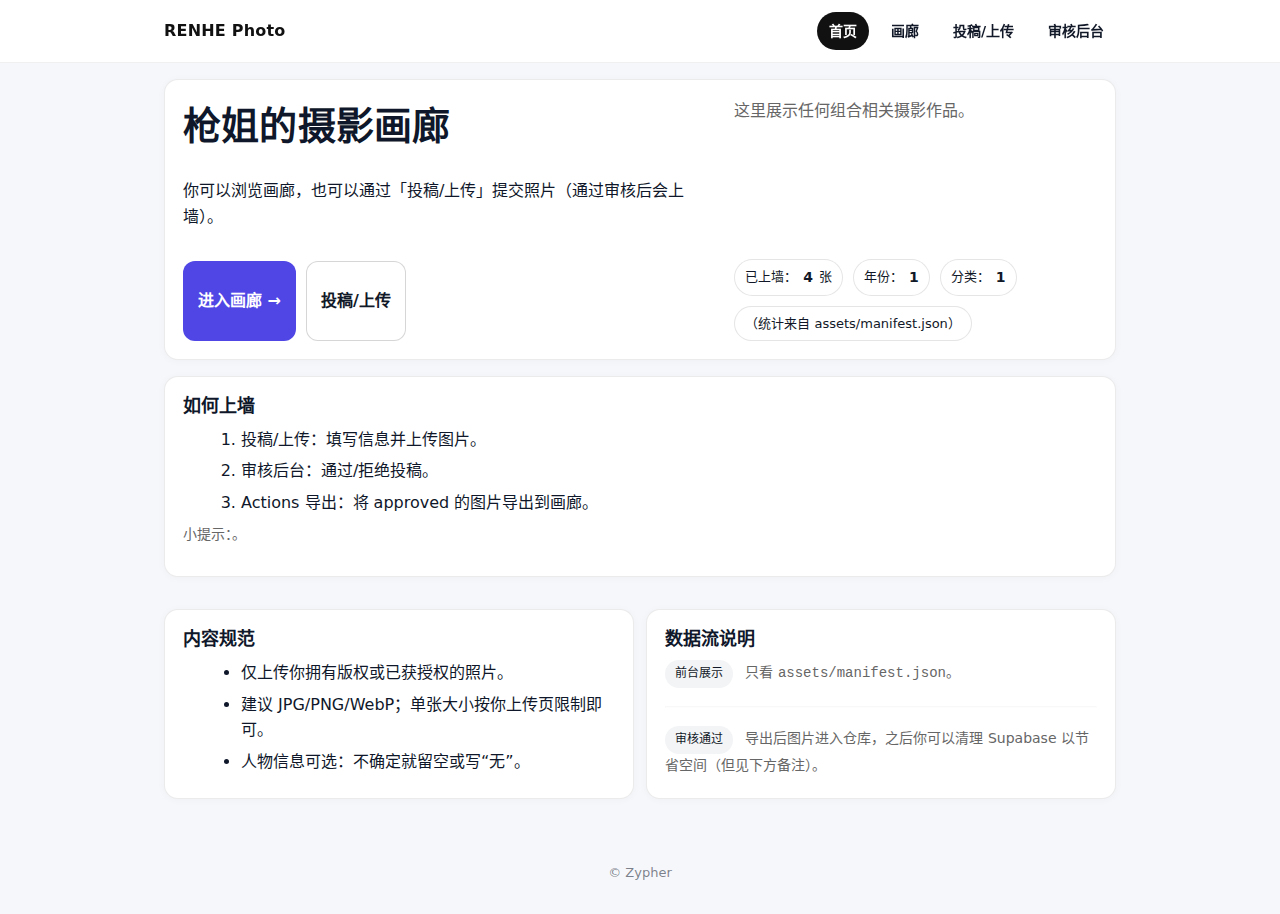
<file: index.html>
<!doctype html>
<html lang="zh-CN">
<head>
  <meta charset="utf-8" />
  <meta name="viewport" content="width=device-width,initial-scale=1" />
  <title>RENHE Photo</title>

  <link rel="stylesheet" href="css/style.css" />

  <style>
    /* ===== 保持你原来的参数（不动） ===== */
    .wrap { max-width: 980px; margin: 0 auto; padding: 0 14px; }
    .card{
      background:#fff;
      border:1px solid rgba(0,0,0,.08);
      border-radius:14px;
      padding:18px 18px;
      margin:16px 0;
      box-shadow: 0 1px 8px rgba(0,0,0,.03);
    }
    .card h2{ margin:0 0 10px 0; font-size:18px; }
    .muted{ color:#666; }
    .small{ font-size:14px; line-height:1.65; }

    label{ display:block; margin: 12px 0 6px; font-weight:600; }
    input, select{
      width:100%;
      box-sizing:border-box;
      padding:10px 12px;
      border-radius:12px;
      border:1px solid rgba(0,0,0,.18);
      outline:none;
    }
    input:focus, select:focus{ border-color:#4f46e5; }

    .btn{
      display:inline-flex;
      align-items:center;
      gap:8px;
      padding:12px 14px;
      border-radius:12px;
      text-decoration:none;
      font-weight:700;
      border:1px solid transparent;
      user-select:none;
      cursor:pointer;
    }
    .btn-primary{ background:#4f46e5; color:#fff; }
    .btn-primary:hover{ filter:brightness(0.98); }
    .btn-outline{
      background:#fff;
      border-color: rgba(0,0,0,.16);
      color:#111827;
    }
    .btn-outline:hover{ background:#f7f7f7; }

    .btn-row{ display:flex; flex-wrap:wrap; gap:10px; margin-top:12px; }

    .tag{
      display:inline-block;
      padding:4px 10px;
      border-radius:999px;
      background:#f3f4f6;
      color:#111827;
      font-size:12px;
      margin-right:8px;
    }
    .ul-tight{ margin: 10px 0 0 18px; }
    .ul-tight li{ margin: 6px 0; }
    .hr{ margin: 18px 0; opacity:.25; }

    .hint{ margin-top: 8px; }
    .grid2{
      display:grid;
      grid-template-columns: 1fr;
      gap:12px;
    }
    @media (min-width: 860px){
      .grid2{ grid-template-columns: 1fr 1fr; }
    }

    /* ===== 仅新增：首页页眉（对齐你画廊那种风格） ===== */
    .site-header{
      position: sticky;
      top: 0;
      z-index: 50;
      background: rgba(255,255,255,.92);
      backdrop-filter: blur(10px);
      border-bottom: 1px solid rgba(0,0,0,.06);
    }
    .header-inner{
      display:flex;
      align-items:center;
      justify-content:space-between;
      padding: 12px 14px;
    }
    .brand{
      font-weight: 800;
      letter-spacing: .2px;
      color:#111;
      text-decoration:none;
    }
    .nav{
      display:flex;
      align-items:center;
      gap: 10px;
      flex-wrap: wrap;
      justify-content: flex-end;
    }
    .nav a{
      color:#111827;
      text-decoration:none;
      font-weight:700;
      padding: 8px 12px;
      border-radius: 999px;
    }
    .nav a:hover{ background:#f3f4f6; }
    .nav a.active{
      background:#111;
      color:#fff;
    }

    /* ===== 首页排版小增强（不影响你其它页） ===== */
    .hero h1{
      margin: 6px 0 10px;
      font-size: 38px;
      letter-spacing: .2px;
    }
    .hero p{ margin: 0; }
    .stat-row{
      margin-top: 12px;
      display:flex;
      flex-wrap:wrap;
      gap: 10px;
      align-items:center;
    }
    .stat{
      display:inline-flex;
      gap:6px;
      align-items:center;
      padding: 6px 10px;
      border-radius: 999px;
      border: 1px solid rgba(0,0,0,.10);
      background:#fff;
      font-size: 13px;
      color:#111827;
    }
    .stat b{ font-size: 14px; }
  </style>
</head>

<body>
  <header class="site-header">
    <div class="wrap header-inner">
      <a class="brand" href="index.html">RENHE Photo</a>
      <nav class="nav">
        <a class="active" href="index.html">首页</a>
        <a href="gallery.html">画廊</a>
        <a href="upload.html">投稿/上传</a>
        <a href="admin.html">审核后台</a>
      </nav>
    </div>
  </header>

  <main class="wrap">
    <!-- ✅ 顶部 Hero（没有“最新上传/最新上墙”） -->
    <section class="card hero">
      <h1>枪姐的摄影画廊</h1>
      <p class="muted">
        这里展示任何组合相关摄影作品。
        </p>
        你可以浏览画廊，也可以通过「投稿/上传」提交照片（通过审核后会上墙）。
      </p>

      <div class="btn-row" style="margin-top:14px;">
        <a class="btn btn-primary" href="gallery.html">进入画廊 →</a>
        <a class="btn btn-outline" href="upload.html">投稿/上传</a>
      </div>

      <!-- 统计：只显示数量，不做“最新上传” -->
      <div class="stat-row" aria-live="polite">
        <span class="stat">已上墙：<b id="statTotal">—</b> 张</span>
        <span class="stat">年份：<b id="statYears">—</b></span>
        <span class="stat">分类：<b id="statCats">—</b></span>
        <span class="stat muted small" id="statNote">（统计来自 assets/manifest.json）</span>
      </div>
    </section>

    <!-- ✅ 如何上墙 -->
    <section class="card">
      <h2>如何上墙</h2>
      <ol class="ul-tight">
        <li>投稿/上传：填写信息并上传图片。</li>
        <li>审核后台：通过/拒绝投稿。</li>
        <li>Actions 导出：将 approved 的图片导出到画廊</code>。</li>
      </ol>

      <p class="muted small hint">
        小提示：。
      </p>
    </section>

    <!-- ✅ 说明卡片（可选） -->
    <section class="grid2">
      <div class="card">
        <h2>内容规范</h2>
        <ul class="ul-tight">
          <li>仅上传你拥有版权或已获授权的照片。</li>
          <li>建议 JPG/PNG/WebP；单张大小按你上传页限制即可。</li>
          <li>人物信息可选：不确定就留空或写“无”。</li>
        </ul>
      </div>

      <div class="card">
        <h2>数据流说明</h2>
        <div class="small muted">
          <span class="tag">前台展示</span>
          <span>只看 <code>assets/manifest.json</code>。</span>
          <div class="hr"><hr style="opacity:.25;"></div>
          <span class="tag">审核通过</span>
          <span>导出后图片进入仓库，之后你可以清理 Supabase 以节省空间（但见下方备注）。</span>
        </div>
      </div>
    </section>
  </main>

  <footer class="footer">© Zypher</footer>

  <script>
    // 只做统计：不做“最新上传/最新上墙”
    (async () => {
      try {
        const res = await fetch("assets/manifest.json", { cache: "no-store" });
        if (!res.ok) throw new Error("manifest load failed");
        const items = await res.json();

        const total = items.length;
        const years = new Set(items.map(x => String(x.year || "unknown")));
        const cats = new Set(items.map(x => String(x.category || "other")));

        document.getElementById("statTotal").textContent = total;
        document.getElementById("statYears").textContent = years.size;
        document.getElementById("statCats").textContent = cats.size;
      } catch (e) {
        document.getElementById("statNote").textContent = "（未找到 manifest，先去跑一次导出工作流）";
      }
    })();
  </script>
</body>
</html>
</file>
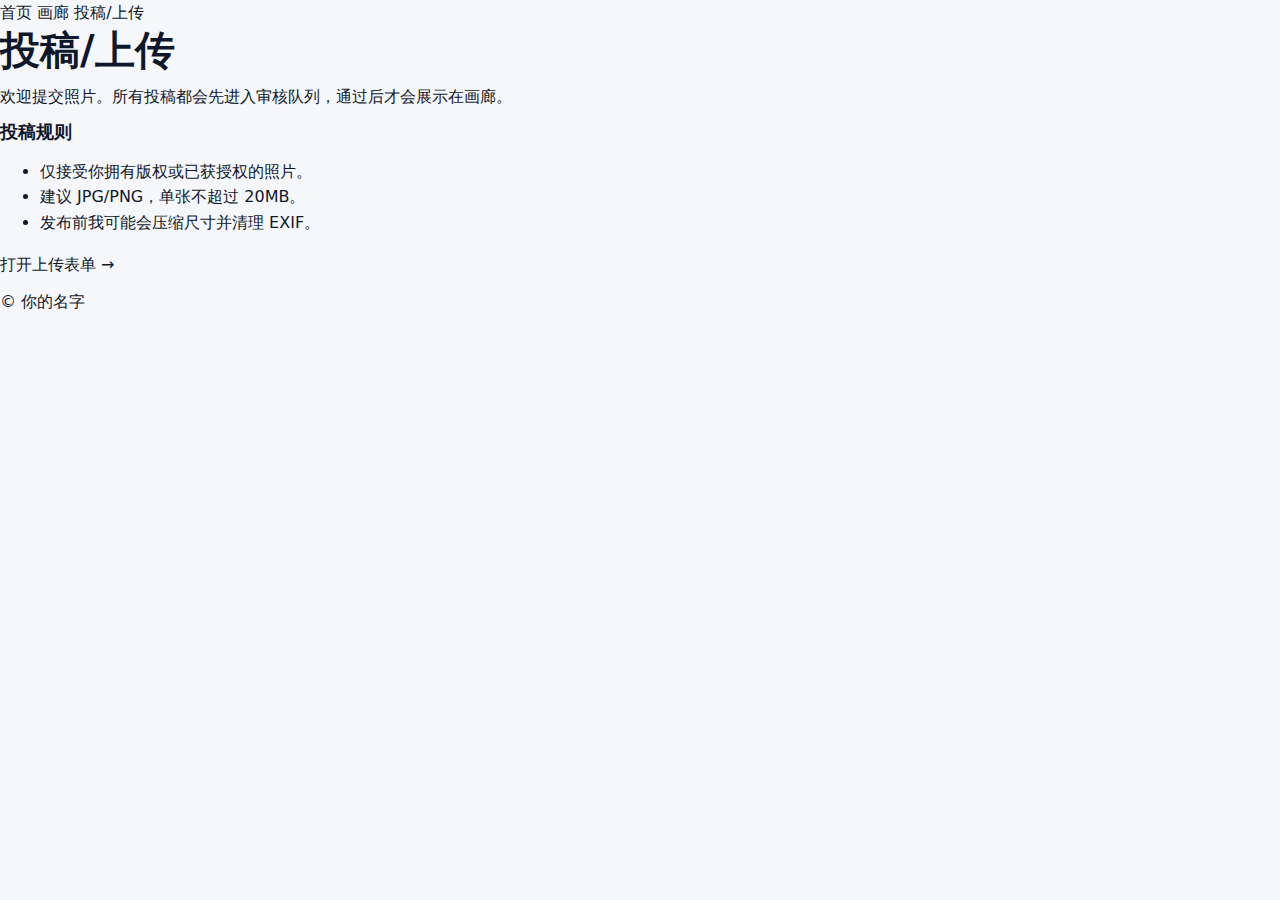
<file: upload.html>
<!doctype html>
<html lang="zh">
<head>
  <meta charset="utf-8" />
  <meta name="viewport" content="width=device-width, initial-scale=1" />
  <title>投稿/上传</title>
  <link rel="stylesheet" href="css/style.css" />
</head>
<body>
<header>
  <nav>
    <a href="index.html">首页</a>
    <a href="gallery.html">画廊</a>
    <a href="upload.html">投稿/上传</a>
  </nav>
</header>

<main>
  <h1>投稿/上传</h1>
  <p>欢迎提交照片。所有投稿都会先进入审核队列，通过后才会展示在画廊。</p>

  <h3>投稿规则</h3>
  <ul>
    <li>仅接受你拥有版权或已获授权的照片。</li>
    <li>建议 JPG/PNG，单张不超过 20MB。</li>
    <li>发布前我可能会压缩尺寸并清理 EXIF。</li>
  </ul>

  <p>
    <a href="https://forms.gle/H4FY76AuHvWedWKQ6" target="_blank" rel="noopener">
      打开上传表单 →
    </a>
  </p>
</main>

<div class="footer">© 你的名字</div>
</body>
</html>
</file>
<file: css/style.css>
/* =========================
   RENHE-photo base styles
   ========================= */

:root{
  --bg: #f6f7fb;
  --card: #ffffff;
  --text: #0f172a;
  --muted: #64748b;
  --border: rgba(15,23,42,.12);
  --primary: #4f46e5;
  --primary-700: #4338ca;
  --radius: 14px;
  --shadow: 0 10px 30px rgba(2,6,23,.08);
  --max: 1100px;
}

*{ box-sizing: border-box; }
html,body{ height:100%; }
body{
  margin:0;
  font-family: system-ui, -apple-system, "Segoe UI", Roboto, Arial, "Noto Sans", "PingFang SC", "Hiragino Sans GB", "Microsoft YaHei", sans-serif;
  color:var(--text);
  background:var(--bg);
  line-height:1.6;
}

img{ max-width:100%; display:block; }

a{ color:inherit; text-decoration:none; }
a:hover{ text-decoration:underline; }

.container{
  max-width: var(--max);
  margin: 0 auto;
  padding: 0 18px;
}

/* ===== Header / Nav ===== */
.site-header{
  position: sticky;
  top: 0;
  z-index: 50;
  background: rgba(255,255,255,.86);
  backdrop-filter: blur(10px);
  border-bottom: 1px solid var(--border);
}

.site-header .inner{
  height: 56px;
  display:flex;
  align-items:center;
  justify-content:space-between;
  gap:12px;
}

.brand{
  display:flex;
  align-items:center;
  gap:10px;
  font-weight: 850;
  letter-spacing: .2px;
}
.brand .dot{
  width:10px;height:10px;border-radius:50%;
  background: var(--primary);
  box-shadow: 0 0 0 6px rgba(79,70,229,.12);
}
.nav{
  display:flex;
  align-items:center;
  gap:8px;
  flex-wrap:wrap;
  font-size: 14px;
}
.nav a{
  padding: 8px 10px;
  border-radius: 10px;
  color: rgba(15,23,42,.85);
}
.nav a.active,
.nav a:hover{
  background: rgba(79,70,229,.10);
  text-decoration:none;
}

/* ===== Layout ===== */
.main{
  padding: 28px 0 44px;
}

.card{
  background: var(--card);
  border: 1px solid var(--border);
  border-radius: var(--radius);
  box-shadow: var(--shadow);
}

.pad{ padding: 22px; }
.center{ text-align:center; }

h1,h2,h3{ margin:0 0 10px; line-height:1.2; }
h1{ font-size: 40px; }
h2{ font-size: 24px; }
h3{ font-size: 18px; }

p{ margin: 0 0 12px; }
.lead{
  font-size: 16px;
  color: rgba(15,23,42,.78);
}

.muted{ color: var(--muted); }

.section{
  margin-top: 22px;
}
.section-head{
  display:flex;
  align-items:baseline;
  justify-content:space-between;
  gap:12px;
  margin-bottom: 12px;
}

/* ===== Buttons / Badges ===== */
.actions{ display:flex; gap:10px; flex-wrap:wrap; margin-top: 14px; }

.btn{
  display:inline-flex;
  align-items:center;
  justify-content:center;
  gap:8px;
  padding: 10px 14px;
  border-radius: 12px;
  border: 1px solid transparent;
  font-weight: 750;
  cursor: pointer;
  user-select:none;
}
.btn:disabled{ opacity:.6; cursor:not-allowed; }
.btn.primary{
  background: var(--primary);
  color: #fff;
}
.btn.primary:hover{ background: var(--primary-700); text-decoration:none; }
.btn.ghost{
  background: transparent;
  border-color: var(--border);
}
.btn.ghost:hover{ background: rgba(15,23,42,.04); text-decoration:none; }
.btn.link{
  padding:0;
  border:none;
  background:transparent;
  color: var(--primary);
  font-weight: 700;
}
.btn.link:hover{ text-decoration:underline; }

.badge{
  display:inline-flex;
  align-items:center;
  padding: 4px 9px;
  border-radius: 999px;
  font-size: 12px;
  border: 1px solid var(--border);
  background: rgba(255,255,255,.75);
  color: rgba(15,23,42,.75);
}

/* ===== Hero ===== */
.hero{
  display:grid;
  grid-template-columns: 1.25fr .85fr;
  gap: 18px;
  align-items: stretch;
}
@media (max-width: 900px){
  h1{ font-size: 34px; }
  .hero{ grid-template-columns: 1fr; }
}

.steps{
  margin: 10px 0 0;
  padding-left: 18px;
  color: rgba(15,23,42,.78);
}
.steps li{ margin: 6px 0; }

/* ===== Grids (gallery + homepage preview) ===== */
.grid{
  display:grid;
  grid-template-columns: repeat(auto-fill, minmax(220px, 1fr));
  gap: 14px;
}

/* photo card */
.photo-card{
  position: relative;
  overflow: hidden;
  border-radius: 16px;
  border: 1px solid var(--border);
  background: #fff;
  box-shadow: 0 6px 22px rgba(2,6,23,.06);
}
.photo-card img{
  width:100%;
  height: 220px;
  object-fit: cover;
  transition: transform .25s ease;
}
.photo-card:hover img{ transform: scale(1.03); }
.photo-meta{
  position:absolute;
  left:10px; right:10px; bottom:10px;
  padding: 10px 10px;
  border-radius: 14px;
  background: rgba(15,23,42,.60);
  color: rgba(255,255,255,.92);
  backdrop-filter: blur(8px);
  border: 1px solid rgba(255,255,255,.15);
  font-size: 12px;
}
.photo-meta .row{
  display:flex;
  gap:6px;
  flex-wrap:wrap;
  align-items:center;
  margin-bottom: 6px;
}
.photo-meta .tag{
  padding: 3px 8px;
  border-radius: 999px;
  background: rgba(255,255,255,.14);
  border: 1px solid rgba(255,255,255,.18);
  color: rgba(255,255,255,.92);
}
.photo-meta .title{
  font-weight: 750;
  font-size: 13px;
  line-height: 1.2;
}
.photo-meta .sub{
  opacity: .92;
  margin-top: 2px;
}

/* ===== Toolbar (gallery filters) ===== */
.toolbar{
  display:flex;
  align-items:center;
  justify-content:space-between;
  gap:12px;
  flex-wrap:wrap;
  margin: 12px 0 14px;
}

.controls{
  display:flex;
  gap:10px;
  flex-wrap:wrap;
  align-items:center;
}
.select{
  display:inline-flex;
  align-items:center;
  gap:8px;
  padding: 8px 10px;
  border: 1px solid var(--border);
  background: rgba(255,255,255,.7);
  border-radius: 12px;
}
.select label{ font-size:12px; color: rgba(15,23,42,.72); }
.select select{
  border:none;
  background: transparent;
  font-size: 14px;
  outline:none;
  padding: 2px 2px;
}

/* ===== Forms (upload) ===== */
.form{
  display:grid;
  gap: 14px;
}
.field label{
  display:block;
  font-size: 13px;
  font-weight: 750;
  margin-bottom: 6px;
}
.field input,
.field select{
  width: 100%;
  padding: 12px 14px;
  border-radius: 12px;
  border: 1px solid var(--border);
  font-size: 14px;
  background: #fff;
  outline: none;
}
.field input:focus,
.field select:focus{
  border-color: rgba(79,70,229,.55);
  box-shadow: 0 0 0 4px rgba(79,70,229,.12);
}
.help{
  font-size: 12px;
  color: var(--muted);
  margin-top: 6px;
}

.notice{
  margin-top: 12px;
  padding: 12px 14px;
  border-radius: 12px;
  border: 1px solid var(--border);
  background: rgba(255,255,255,.7);
}

.ok{ color: #0f5132; background: rgba(25,135,84,.12); border-color: rgba(25,135,84,.25); }
.warn{ color: #664d03; background: rgba(255,193,7,.14); border-color: rgba(255,193,7,.25); }
.bad{ color: #842029; background: rgba(220,53,69,.12); border-color: rgba(220,53,69,.25); }

/* upload log */
pre#log{
  white-space: pre-wrap;
  margin-top: 10px;
  padding: 10px 12px;
  border-radius: 12px;
  background: #f8fafc;
  border: 1px solid rgba(0,0,0,.08);
}

/* ===== Footer ===== */
footer{
  margin-top: 30px;
  padding: 18px 0 30px;
  color: rgba(15,23,42,.55);
  text-align:center;
  font-size: 13px;
}
</file>
